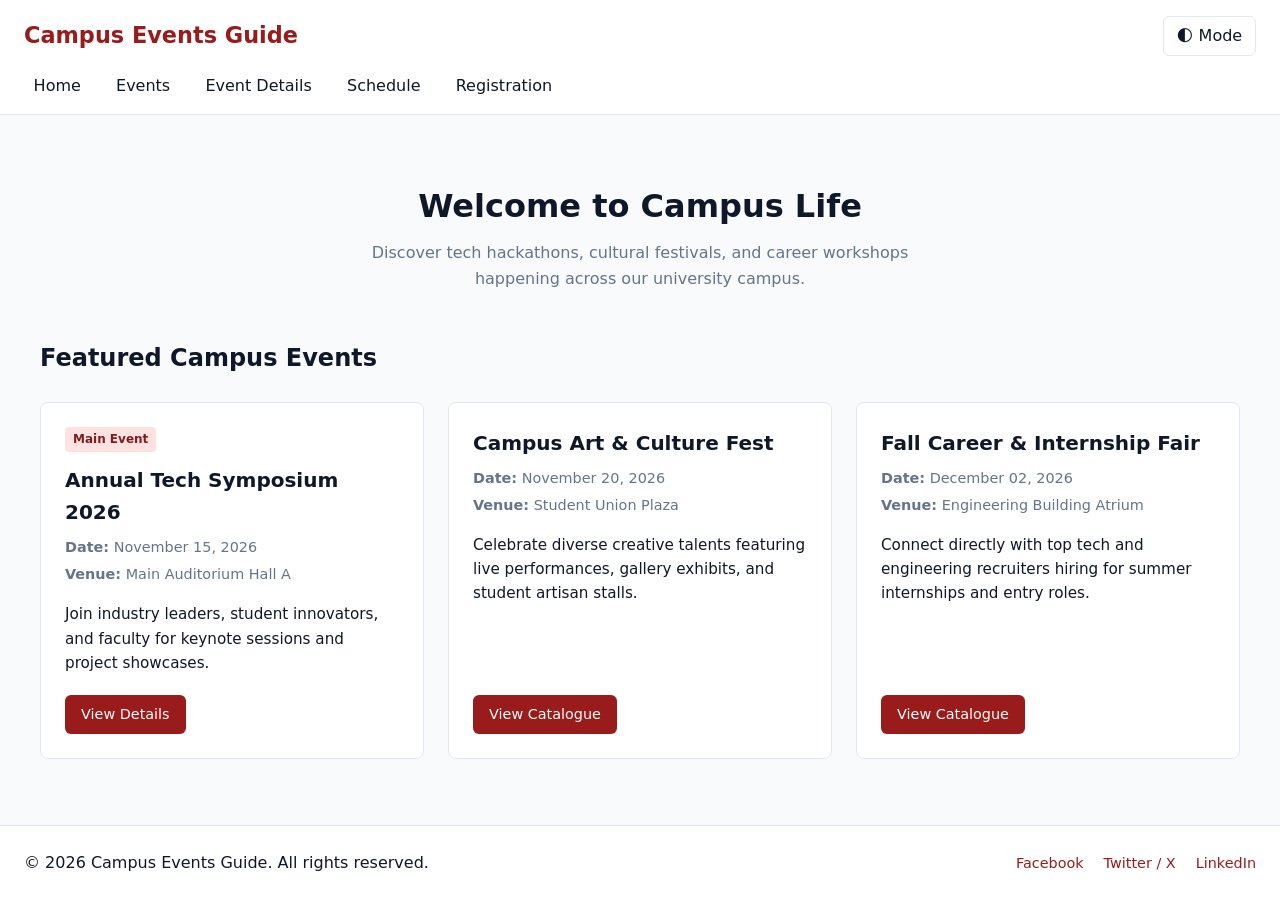
<file: index.html>
<!DOCTYPE html>
<html lang="en">
<head>
  <meta charset="UTF-8">
  <meta name="viewport" content="width=device-width, initial-scale=1.0">
  <title>Home - Campus Events Guide</title>
  <link rel="stylesheet" href="style.css">
</head>
<body>
  <!-- CSS-Only Dark Mode Toggle (placed at top of body to control siblings) -->
  <input type="checkbox" id="theme-toggle" class="theme-toggle-checkbox">

  <div class="site-wrapper">
    <header class="site-header">
      <div class="header-top">
        <h1 class="logo">Campus Events Guide</h1>
        <!-- Accessible label acting as a button for the dark mode toggle -->
        <label for="theme-toggle" class="theme-toggle-btn" title="Toggle Dark/Light Mode">
          🌓 Mode
        </label>
      </div>

      <nav class="main-nav">
        <ul>
          <li><a href="index.html" class="active">Home</a></li>
          <li><a href="events.html">Events</a></li>
          <li><a href="event-details.html">Event Details</a></li>
          <li><a href="schedule.html">Schedule</a></li>
          <li><a href="registration.html">Registration</a></li>
        </ul>
      </nav>
    </header>

    <main>
      <!-- Hero / Introduction Section -->
      <section class="hero-section">
        <h2>Welcome to Campus Life</h2>
        <p>Discover tech hackathons, cultural festivals, and career workshops happening across our university campus.</p>
      </section>

      <!-- Featured Events Section (Requires at least 3 featured events) -->
      <section class="featured-events">
        <h2>Featured Campus Events</h2>
        
        <div class="event-grid">
          <!-- Main Connected Sample Event across the whole assignment -->
          <article class="event-card featured">
            <span class="badge">Main Event</span>
            <h3>Annual Tech Symposium 2026</h3>
            <p class="event-meta"><strong>Date:</strong> November 15, 2026</p>
            <p class="event-meta"><strong>Venue:</strong> Main Auditorium Hall A</p>
            <p class="event-desc">Join industry leaders, student innovators, and faculty for keynote sessions and project showcases.</p>
            <a href="event-details.html" class="btn">View Details</a>
          </article>

          <!-- Featured Event 2 -->
          <article class="event-card">
            <h3>Campus Art & Culture Fest</h3>
            <p class="event-meta"><strong>Date:</strong> November 20, 2026</p>
            <p class="event-meta"><strong>Venue:</strong> Student Union Plaza</p>
            <p class="event-desc">Celebrate diverse creative talents featuring live performances, gallery exhibits, and student artisan stalls.</p>
            <a href="events.html" class="btn">View Catalogue</a>
          </article>

          <!-- Featured Event 3 -->
          <article class="event-card">
            <h3>Fall Career & Internship Fair</h3>
            <p class="event-meta"><strong>Date:</strong> December 02, 2026</p>
            <p class="event-meta"><strong>Venue:</strong> Engineering Building Atrium</p>
            <p class="event-desc">Connect directly with top tech and engineering recruiters hiring for summer internships and entry roles.</p>
            <a href="events.html" class="btn">View Catalogue</a>
          </article>
        </div>
      </section>
    </main>

    <footer class="site-footer">
      <p>&copy; 2026 Campus Events Guide. All rights reserved.</p>
      <ul class="social-links">
        <li><a href="https://facebook.com" target="_blank" rel="noopener">Facebook</a></li>
        <li><a href="https://x.com" target="_blank" rel="noopener">Twitter / X</a></li>
        <li><a href="https://linkedin.com" target="_blank" rel="noopener">LinkedIn</a></li>
      </ul>
    </footer>
  </div>
</body>
</html>
</file>
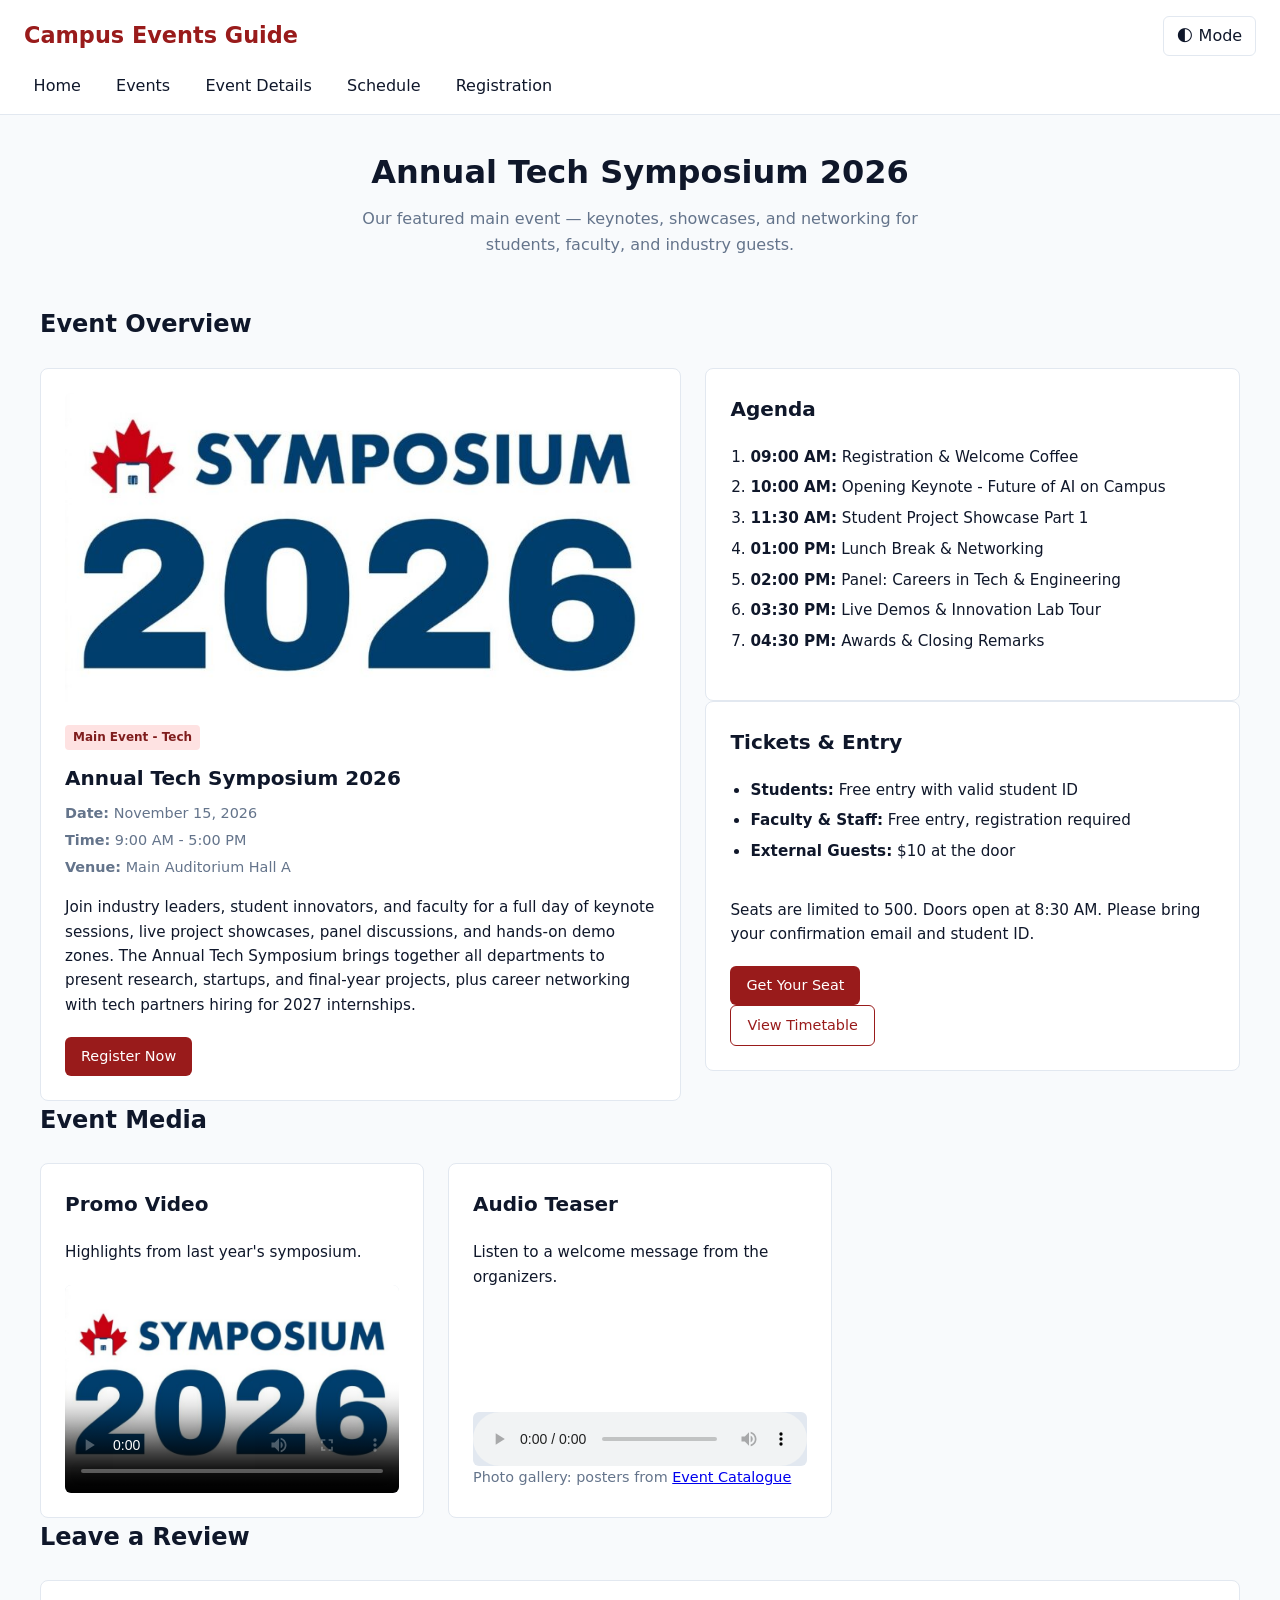
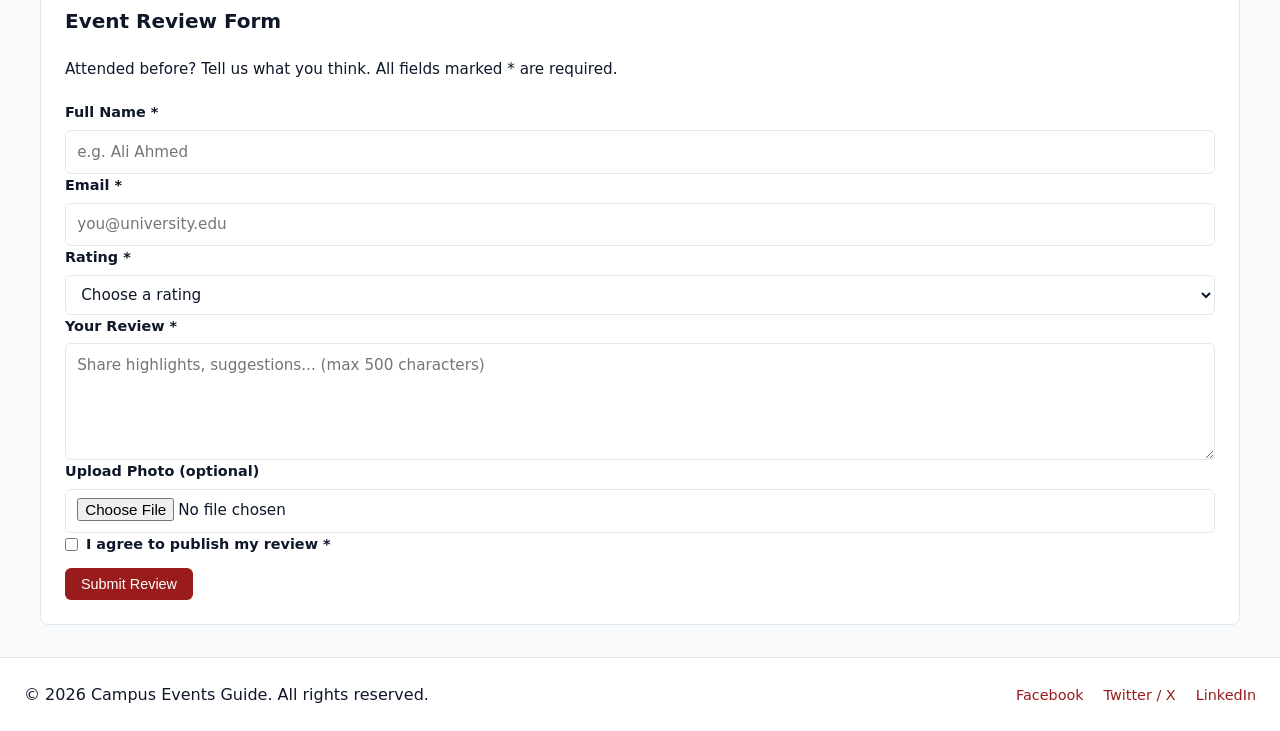
<file: event-details.html>
<!DOCTYPE html>
<html lang="en">
<head>
  <meta charset="UTF-8">
  <meta name="viewport" content="width=device-width, initial-scale=1.0">
  <title>Event Details - Campus Events Guide</title>
  <link rel="stylesheet" href="style.css">
</head>
<body>
  <input type="checkbox" id="theme-toggle" class="theme-toggle-checkbox">

  <div class="site-wrapper">
    <header class="site-header">
      <div class="header-top">
        <h1 class="logo">Campus Events Guide</h1>
        <label for="theme-toggle" class="theme-toggle-btn" title="Toggle Dark/Light Mode">
          🌓 Mode
        </label>
      </div>

      <nav class="main-nav">
        <ul>
          <li><a href="index.html">Home</a></li>
          <li><a href="events.html">Events</a></li>
          <li><a href="event-details.html" class="active">Event Details</a></li>
          <li><a href="schedule.html">Schedule</a></li>
          <li><a href="registration.html">Registration</a></li>
        </ul>
      </nav>
    </header>

    <main>
      <section class="hero-section">
        <h2>Annual Tech Symposium 2026</h2>
        <p>Our featured main event — keynotes, showcases, and networking for students, faculty, and industry guests.</p>
      </section>

      <section class="featured-events">
        <h2>Event Overview</h2>
        <div class="details-grid">
          <article class="event-card detail-main">
            <img class="detail-poster" src="assets/Annual%20Tech%20Symposium%202026.jpeg" alt="Annual Tech Symposium 2026 poster showing main auditorium stage">
            <span class="badge">Main Event - Tech</span>
            <h3>Annual Tech Symposium 2026</h3>
            <p class="event-meta"><strong>Date:</strong> November 15, 2026</p>
            <p class="event-meta"><strong>Time:</strong> 9:00 AM - 5:00 PM</p>
            <p class="event-meta"><strong>Venue:</strong> Main Auditorium Hall A</p>
            <p class="event-desc">
              Join industry leaders, student innovators, and faculty for a full day of keynote sessions,
              live project showcases, panel discussions, and hands-on demo zones. The Annual Tech Symposium
              brings together all departments to present research, startups, and final-year projects,
              plus career networking with tech partners hiring for 2027 internships.
            </p>
            <a href="registration.html" class="btn">Register Now</a>
          </article>

          <div class="detail-side">
            <article class="event-card">
              <h3>Agenda</h3>
              <ol class="agenda-list">
                <li><strong>09:00 AM:</strong> Registration &amp; Welcome Coffee</li>
                <li><strong>10:00 AM:</strong> Opening Keynote - Future of AI on Campus</li>
                <li><strong>11:30 AM:</strong> Student Project Showcase Part 1</li>
                <li><strong>01:00 PM:</strong> Lunch Break &amp; Networking</li>
                <li><strong>02:00 PM:</strong> Panel: Careers in Tech &amp; Engineering</li>
                <li><strong>03:30 PM:</strong> Live Demos &amp; Innovation Lab Tour</li>
                <li><strong>04:30 PM:</strong> Awards &amp; Closing Remarks</li>
              </ol>
            </article>

            <article class="event-card ticket-box">
              <h3>Tickets &amp; Entry</h3>
              <ul class="ticket-list">
                <li><strong>Students:</strong> Free entry with valid student ID</li>
                <li><strong>Faculty &amp; Staff:</strong> Free entry, registration required</li>
                <li><strong>External Guests:</strong> $10 at the door</li>
              </ul>
              <p class="event-desc">Seats are limited to 500. Doors open at 8:30 AM. Please bring your confirmation email and student ID.</p>
              <a href="registration.html" class="btn">Get Your Seat</a>
              <a href="schedule.html" class="btn btn-secondary">View Timetable</a>
            </article>
          </div>
        </div>
      </section>

      <section class="featured-events">
        <h2>Event Media</h2>
        <div class="event-grid">
          <article class="event-card">
            <h3>Promo Video</h3>
            <p class="event-desc">Highlights from last year's symposium.</p>
            <video class="media-player" controls poster="assets/Annual%20Tech%20Symposium%202026.jpeg">
              <source src="https://www.w3schools.com/html/mov_bbb.mp4" type="video/mp4">
              Your browser does not support the video tag.
            </video>
          </article>
          <article class="event-card">
            <h3>Audio Teaser</h3>
            <p class="event-desc">Listen to a welcome message from the organizers.</p>
            <audio class="media-player" controls>
              <source src="https://www.soundhelix.com/examples/mp3/SoundHelix-Song-1.mp3" type="audio/mpeg">
              Your browser does not support the audio element.
            </audio>
            <p class="event-meta">Photo gallery: posters from <a href="events.html">Event Catalogue</a></p>
          </article>
        </div>
      </section>

      <section class="featured-events">
        <h2>Leave a Review</h2>
        <article class="event-card form-card">
          <h3>Event Review Form</h3>
          <p class="event-desc">Attended before? Tell us what you think. All fields marked * are required.</p>
          <form action="#" method="post" enctype="multipart/form-data">
            <div class="form-group">
              <label for="review-name">Full Name *</label>
              <input type="text" id="review-name" name="review-name" required maxlength="50" placeholder="e.g. Ali Ahmed">
            </div>
            <div class="form-group">
              <label for="review-email">Email *</label>
              <input type="email" id="review-email" name="review-email" required placeholder="you@university.edu">
            </div>
            <div class="form-group">
              <label for="review-rating">Rating *</label>
              <select id="review-rating" name="review-rating" required>
                <option value="">Choose a rating</option>
                <option value="5">5 - Excellent</option>
                <option value="4">4 - Very Good</option>
                <option value="3">3 - Good</option>
                <option value="2">2 - Fair</option>
                <option value="1">1 - Poor</option>
              </select>
            </div>
            <div class="form-group">
              <label for="review-message">Your Review *</label>
              <textarea id="review-message" name="review-message" rows="4" required maxlength="500" placeholder="Share highlights, suggestions... (max 500 characters)"></textarea>
            </div>
            <div class="form-group">
              <label for="review-photo">Upload Photo (optional)</label>
              <input type="file" id="review-photo" name="review-photo" accept="image/*">
            </div>
            <div class="form-group form-check">
              <input type="checkbox" id="review-consent" name="review-consent" required>
              <label for="review-consent">I agree to publish my review *</label>
            </div>
            <button type="submit" class="btn">Submit Review</button>
          </form>
        </article>
      </section>
    </main>

    <footer class="site-footer">
      <p>&copy; 2026 Campus Events Guide. All rights reserved.</p>
      <ul class="social-links">
        <li><a href="https://facebook.com" target="_blank" rel="noopener">Facebook</a></li>
        <li><a href="https://x.com" target="_blank" rel="noopener">Twitter / X</a></li>
        <li><a href="https://linkedin.com" target="_blank" rel="noopener">LinkedIn</a></li>
      </ul>
    </footer>
  </div>
</body>
</html>
</file>
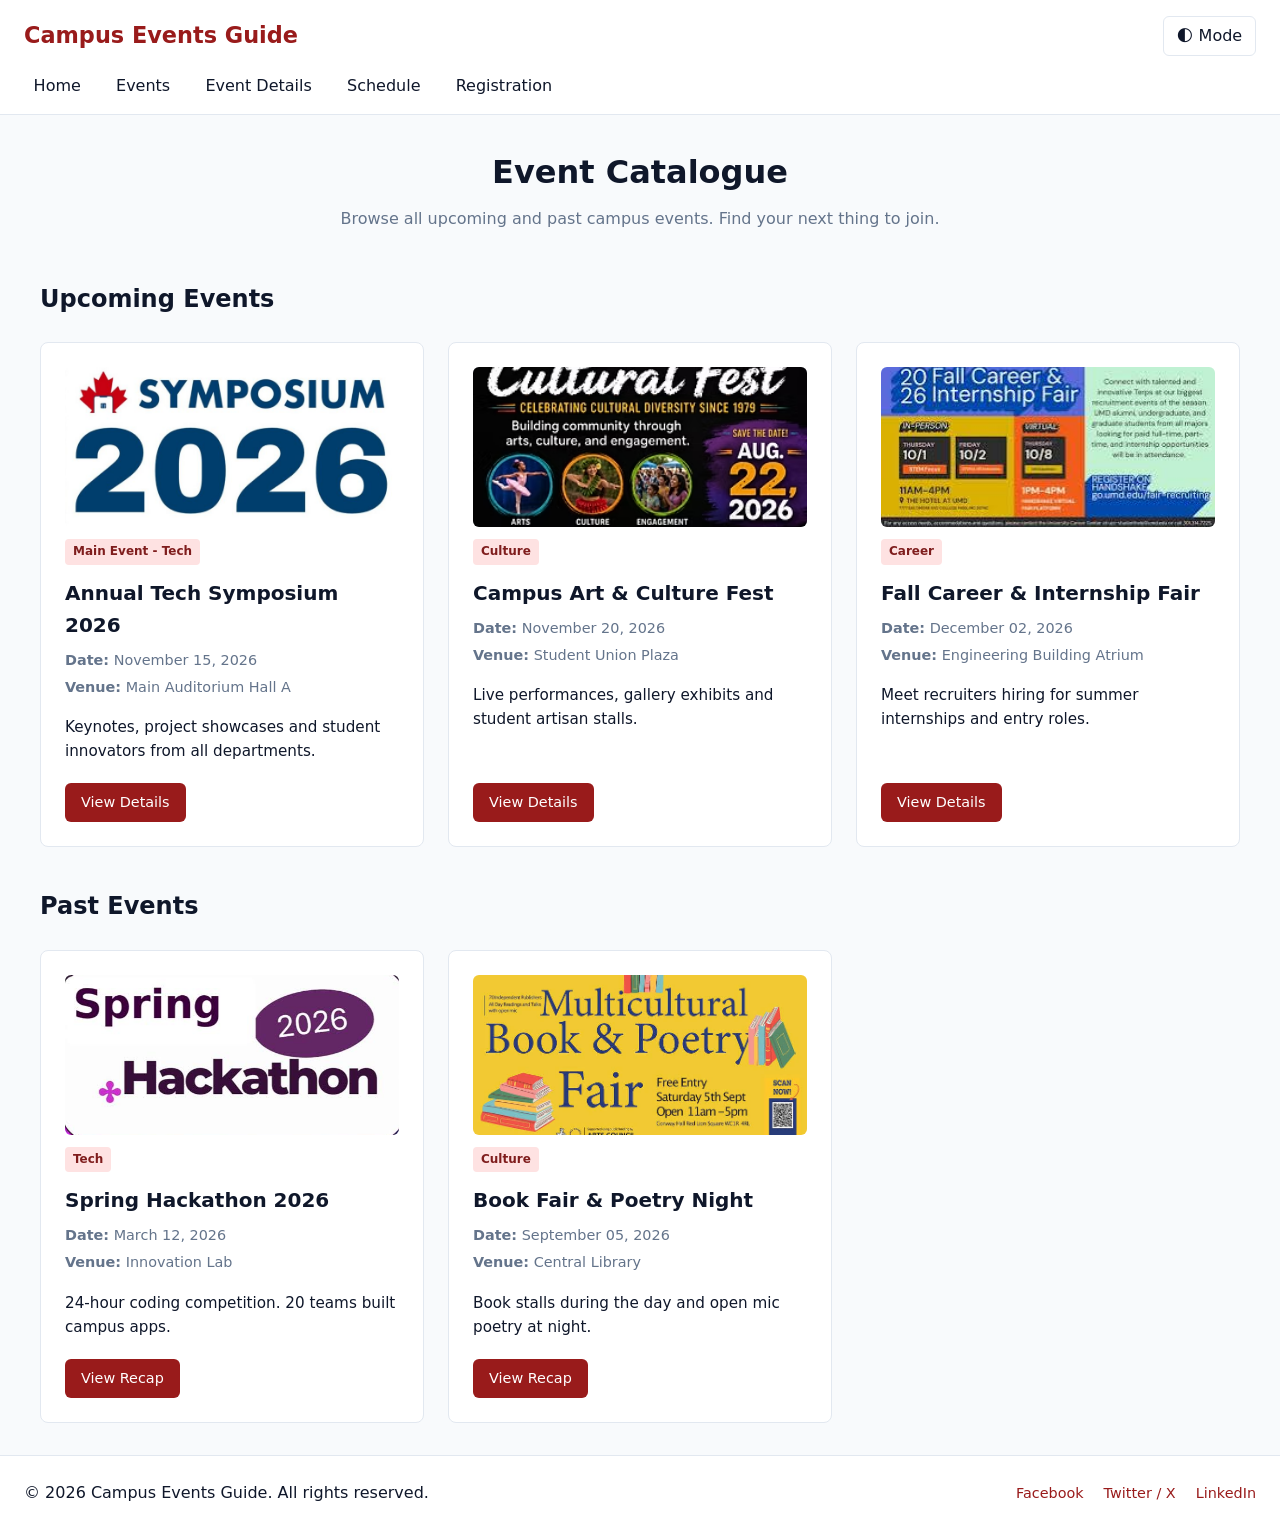
<file: events.html>
<!DOCTYPE html>
<html lang="en">
<head>
  <meta charset="UTF-8">
  <meta name="viewport" content="width=device-width, initial-scale=1.0">
  <title>Events - Campus Events Guide</title>
  <link rel="stylesheet" href="style.css">
</head>
<body>
  <input type="checkbox" id="theme-toggle" class="theme-toggle-checkbox">

  <div class="site-wrapper">
    <header class="site-header">
      <div class="header-top">
        <h1 class="logo">Campus Events Guide</h1>
        <label for="theme-toggle" class="theme-toggle-btn" title="Toggle Dark/Light Mode">
          🌓 Mode
        </label>
      </div>

      <nav class="main-nav">
        <ul>
          <li><a href="index.html">Home</a></li>
          <li><a href="events.html" class="active">Events</a></li>
          <li><a href="event-details.html">Event Details</a></li>
          <li><a href="schedule.html">Schedule</a></li>
          <li><a href="registration.html">Registration</a></li>
        </ul>
      </nav>
    </header>

    <main>
      <section class="hero-section">
        <h2>Event Catalogue</h2>
        <p>Browse all upcoming and past campus events. Find your next thing to join.</p>
      </section>

      <!-- Upcoming events -->
      <section class="featured-events">
        <h2>Upcoming Events</h2>

        <div class="event-grid">
          <!-- same featured event from home page -->
          <article class="event-card featured">
            <img class="event-poster" src="assets/Annual%20Tech%20Symposium%202026.jpeg" alt="Annual Tech Symposium poster">
            <span class="badge">Main Event - Tech</span>
            <h3>Annual Tech Symposium 2026</h3>
            <p class="event-meta"><strong>Date:</strong> November 15, 2026</p>
            <p class="event-meta"><strong>Venue:</strong> Main Auditorium Hall A</p>
            <p class="event-desc">Keynotes, project showcases and student innovators from all departments.</p>
            <a href="event-details.html" class="btn">View Details</a>
          </article>

          <article class="event-card">
            <img class="event-poster" src="assets/Campus%20Art%20%26%20Culture%20Fest.avif" alt="Art and Culture Fest poster">
            <span class="badge">Culture</span>
            <h3>Campus Art & Culture Fest</h3>
            <p class="event-meta"><strong>Date:</strong> November 20, 2026</p>
            <p class="event-meta"><strong>Venue:</strong> Student Union Plaza</p>
            <p class="event-desc">Live performances, gallery exhibits and student artisan stalls.</p>
            <a href="event-details.html" class="btn">View Details</a>
          </article>

          <article class="event-card">
            <img class="event-poster" src="assets/Fall%20Career%20%26%20Internship%20Fairjpg.jpg" alt="Career fair poster">
            <span class="badge">Career</span>
            <h3>Fall Career & Internship Fair</h3>
            <p class="event-meta"><strong>Date:</strong> December 02, 2026</p>
            <p class="event-meta"><strong>Venue:</strong> Engineering Building Atrium</p>
            <p class="event-desc">Meet recruiters hiring for summer internships and entry roles.</p>
            <a href="event-details.html" class="btn">View Details</a>
          </article>
        </div>
      </section>

      <!-- Past events -->
      <section class="featured-events past-events">
        <h2>Past Events</h2>

        <div class="event-grid">
          <article class="event-card past">
            <img class="event-poster" src="assets/Spring%20Hackathon%202026.jpg" alt="Spring hackathon poster">
            <span class="badge">Tech</span>
            <h3>Spring Hackathon 2026</h3>
            <p class="event-meta"><strong>Date:</strong> March 12, 2026</p>
            <p class="event-meta"><strong>Venue:</strong> Innovation Lab</p>
            <p class="event-desc">24-hour coding competition. 20 teams built campus apps.</p>
            <a href="event-details.html" class="btn">View Recap</a>
          </article>

          <article class="event-card past">
            <img class="event-poster" src="assets/Book%20Fair%20%26%20Poetry%20Nightjpg.jpg" alt="Book fair poster">
            <span class="badge">Culture</span>
            <h3>Book Fair & Poetry Night</h3>
            <p class="event-meta"><strong>Date:</strong> September 05, 2026</p>
            <p class="event-meta"><strong>Venue:</strong> Central Library</p>
            <p class="event-desc">Book stalls during the day and open mic poetry at night.</p>
            <a href="event-details.html" class="btn">View Recap</a>
          </article>
        </div>
      </section>
    </main>

    <footer class="site-footer">
      <p>&copy; 2026 Campus Events Guide. All rights reserved.</p>
      <ul class="social-links">
        <li><a href="https://facebook.com" target="_blank" rel="noopener">Facebook</a></li>
        <li><a href="https://x.com" target="_blank" rel="noopener">Twitter / X</a></li>
        <li><a href="https://linkedin.com" target="_blank" rel="noopener">LinkedIn</a></li>
      </ul>
    </footer>
  </div>
</body>
</html>
</file>
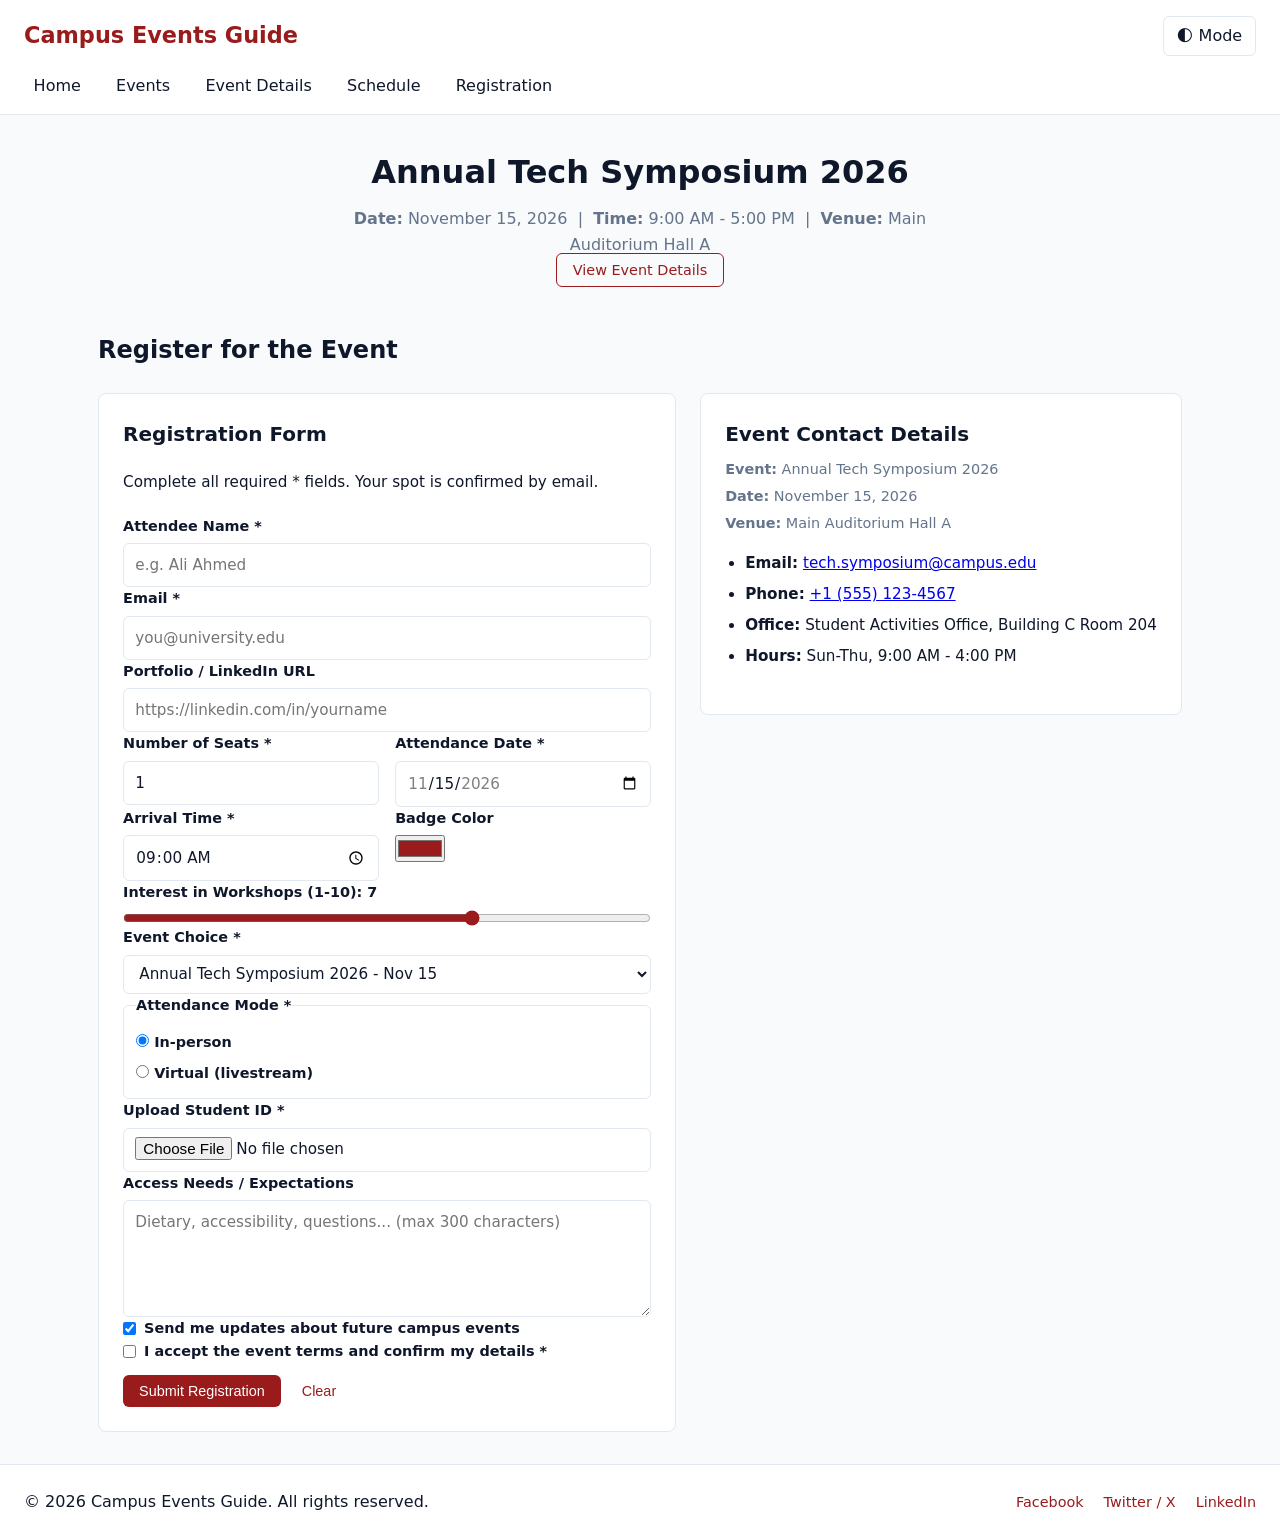
<file: registration.html>
<!DOCTYPE html>
<html lang="en">
<head>
  <meta charset="UTF-8">
  <meta name="viewport" content="width=device-width, initial-scale=1.0">
  <title>Registration - Campus Events Guide</title>
  <link rel="stylesheet" href="style.css">
</head>
<body>
  <input type="checkbox" id="theme-toggle" class="theme-toggle-checkbox">

  <div class="site-wrapper">
    <header class="site-header">
      <div class="header-top">
        <h1 class="logo">Campus Events Guide</h1>
        <label for="theme-toggle" class="theme-toggle-btn" title="Toggle Dark/Light Mode">
          🌓 Mode
        </label>
      </div>

      <nav class="main-nav">
        <ul>
          <li><a href="index.html">Home</a></li>
          <li><a href="events.html">Events</a></li>
          <li><a href="event-details.html">Event Details</a></li>
          <li><a href="schedule.html">Schedule</a></li>
          <li><a href="registration.html" class="active">Registration</a></li>
        </ul>
      </nav>
    </header>

    <main>
      <section class="hero-section">
        <h2>Annual Tech Symposium 2026</h2>
        <p><strong>Date:</strong> November 15, 2026 &nbsp;|&nbsp; <strong>Time:</strong> 9:00 AM - 5:00 PM &nbsp;|&nbsp; <strong>Venue:</strong> Main Auditorium Hall A</p>
        <p><a href="event-details.html" class="btn btn-secondary">View Event Details</a></p>
      </section>

      <section class="featured-events">
        <h2>Register for the Event</h2>
        <div class="details-grid">
          <article class="event-card form-card">
            <h3>Registration Form</h3>
            <p class="event-desc">Complete all required * fields. Your spot is confirmed by email.</p>
            <form action="#" method="post" enctype="multipart/form-data">
              <!-- text -->
              <div class="form-group">
                <label for="attendee-name">Attendee Name *</label>
                <input type="text" id="attendee-name" name="attendee-name" required maxlength="50" pattern="[A-Za-z ]{3,50}" title="3-50 letters and spaces only" placeholder="e.g. Ali Ahmed">
              </div>

              <!-- email -->
              <div class="form-group">
                <label for="attendee-email">Email *</label>
                <input type="email" id="attendee-email" name="attendee-email" required maxlength="80" placeholder="you@university.edu">
              </div>

              <!-- url -->
              <div class="form-group">
                <label for="portfolio-url">Portfolio / LinkedIn URL</label>
                <input type="url" id="portfolio-url" name="portfolio-url" placeholder="https://linkedin.com/in/yourname">
              </div>

              <div class="form-row">
                <!-- number -->
                <div class="form-group">
                  <label for="tickets">Number of Seats *</label>
                  <input type="number" id="tickets" name="tickets" required min="1" max="5" value="1">
                </div>
                <!-- date -->
                <div class="form-group">
                  <label for="attendance-date">Attendance Date *</label>
                  <input type="date" id="attendance-date" name="attendance-date" required value="2026-11-15" min="2026-11-15" max="2026-11-15">
                </div>
              </div>

              <div class="form-row">
                <!-- time -->
                <div class="form-group">
                  <label for="arrival-time">Arrival Time *</label>
                  <input type="time" id="arrival-time" name="arrival-time" required value="09:00" min="08:30" max="16:00">
                </div>
                <!-- color -->
                <div class="form-group">
                  <label for="badge-color">Badge Color</label>
                  <input type="color" id="badge-color" name="badge-color" value="#991b1b">
                </div>
              </div>

              <!-- range -->
              <div class="form-group">
                <label for="interest">Interest in Workshops (1-10): <output id="interest-val">7</output></label>
                <input type="range" id="interest" name="interest" min="1" max="10" value="7">
              </div>

              <!-- select -->
              <div class="form-group">
                <label for="event-choice">Event Choice *</label>
                <select id="event-choice" name="event-choice" required>
                  <option value="">Select an event</option>
                  <option value="symposium" selected>Annual Tech Symposium 2026 - Nov 15</option>
                  <option value="art-fest">Campus Art &amp; Culture Fest - Nov 20</option>
                  <option value="career-fair">Fall Career &amp; Internship Fair - Dec 02</option>
                </select>
              </div>

              <!-- radio -->
              <fieldset class="form-group">
                <legend>Attendance Mode *</legend>
                <div class="form-check">
                  <input type="radio" id="mode-inperson" name="mode" value="in-person" required checked>
                  <label for="mode-inperson">In-person</label>
                </div>
                <div class="form-check">
                  <input type="radio" id="mode-virtual" name="mode" value="virtual">
                  <label for="mode-virtual">Virtual (livestream)</label>
                </div>
              </fieldset>

              <!-- file -->
              <div class="form-group">
                <label for="student-id">Upload Student ID *</label>
                <input type="file" id="student-id" name="student-id" required accept=".pdf,.jpg,.jpeg,.png">
              </div>

              <!-- textarea -->
              <div class="form-group">
                <label for="access-needs">Access Needs / Expectations</label>
                <textarea id="access-needs" name="access-needs" rows="4" maxlength="300" placeholder="Dietary, accessibility, questions... (max 300 characters)"></textarea>
              </div>

              <!-- checkbox -->
              <div class="form-group form-check">
                <input type="checkbox" id="newsletter" name="newsletter" checked>
                <label for="newsletter">Send me updates about future campus events</label>
              </div>
              <div class="form-group form-check">
                <input type="checkbox" id="terms" name="terms" required>
                <label for="terms">I accept the event terms and confirm my details *</label>
              </div>

              <button type="submit" class="btn">Submit Registration</button>
              <button type="reset" class="btn btn-secondary">Clear</button>
            </form>
          </article>

          <aside class="detail-side">
            <article class="event-card">
              <h3>Event Contact Details</h3>
              <p class="event-meta"><strong>Event:</strong> Annual Tech Symposium 2026</p>
              <p class="event-meta"><strong>Date:</strong> November 15, 2026</p>
              <p class="event-meta"><strong>Venue:</strong> Main Auditorium Hall A</p>
              <ul class="ticket-list">
                <li><strong>Email:</strong> <a href="mailto:tech.symposium@campus.edu">tech.symposium@campus.edu</a></li>
                <li><strong>Phone:</strong> <a href="tel:+15551234567">+1 (555) 123-4567</a></li>
                <li><strong>Office:</strong> Student Activities Office, Building C Room 204</li>
                <li><strong>Hours:</strong> Sun-Thu, 9:00 AM - 4:00 PM</li>
              </ul>
            </article>
          </aside>
        </div>
      </section>
    </main>

    <footer class="site-footer">
      <p>&copy; 2026 Campus Events Guide. All rights reserved.</p>
      <ul class="social-links">
        <li><a href="https://facebook.com" target="_blank" rel="noopener">Facebook</a></li>
        <li><a href="https://x.com" target="_blank" rel="noopener">Twitter / X</a></li>
        <li><a href="https://linkedin.com" target="_blank" rel="noopener">LinkedIn</a></li>
      </ul>
    </footer>
  </div>
</body>
</html>
</file>
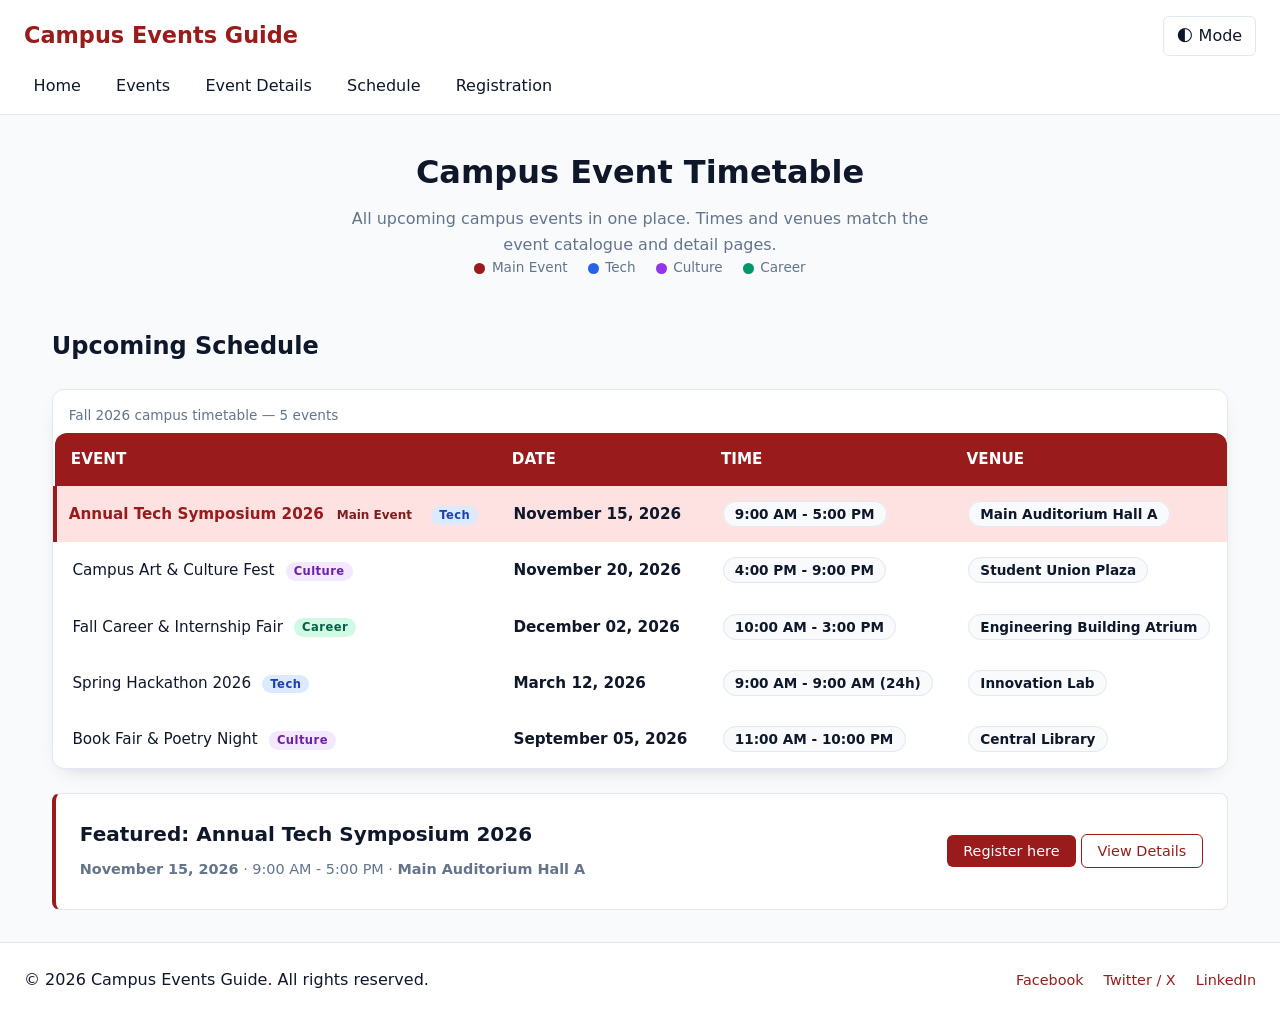
<file: schedule.html>
<!DOCTYPE html>
<html lang="en">
<head>
  <meta charset="UTF-8">
  <meta name="viewport" content="width=device-width, initial-scale=1.0">
  <title>Schedule - Campus Events Guide</title>
  <link rel="stylesheet" href="style.css">
</head>
<body>
  <input type="checkbox" id="theme-toggle" class="theme-toggle-checkbox">

  <div class="site-wrapper">
    <header class="site-header">
      <div class="header-top">
        <h1 class="logo">Campus Events Guide</h1>
        <label for="theme-toggle" class="theme-toggle-btn" title="Toggle Dark/Light Mode">
          🌓 Mode
        </label>
      </div>

      <nav class="main-nav">
        <ul>
          <li><a href="index.html">Home</a></li>
          <li><a href="events.html">Events</a></li>
          <li><a href="event-details.html">Event Details</a></li>
          <li><a href="schedule.html" class="active">Schedule</a></li>
          <li><a href="registration.html">Registration</a></li>
        </ul>
      </nav>
    </header>

    <main>
      <section class="hero-section schedule-hero">
        <h2>Campus Event Timetable</h2>
        <p>All upcoming campus events in one place. Times and venues match the event catalogue and detail pages.</p>
        <ul class="schedule-legend">
          <li><span class="dot dot-main"></span> Main Event</li>
          <li><span class="dot dot-tech"></span> Tech</li>
          <li><span class="dot dot-culture"></span> Culture</li>
          <li><span class="dot dot-career"></span> Career</li>
        </ul>
      </section>

      <section class="featured-events schedule-section">
        <h2>Upcoming Schedule</h2>
        <div class="table-wrapper">
          <table class="schedule-table">
            <caption>Fall 2026 campus timetable — 5 events</caption>
            <thead>
              <tr>
                <th scope="col">Event</th>
                <th scope="col">Date</th>
                <th scope="col">Time</th>
                <th scope="col">Venue</th>
              </tr>
            </thead>
            <tbody>
              <tr class="highlight-row">
                <td data-label="Event">
                  <a href="event-details.html">Annual Tech Symposium 2026</a>
                  <span class="badge">Main Event</span>
                  <span class="cat-badge cat-tech">Tech</span>
                </td>
                <td data-label="Date"><span class="date-text">November 15, 2026</span></td>
                <td data-label="Time"><span class="time-pill">9:00 AM - 5:00 PM</span></td>
                <td data-label="Venue"><span class="venue-pill">Main Auditorium Hall A</span></td>
              </tr>
              <tr>
                <td data-label="Event">
                  Campus Art &amp; Culture Fest
                  <span class="cat-badge cat-culture">Culture</span>
                </td>
                <td data-label="Date"><span class="date-text">November 20, 2026</span></td>
                <td data-label="Time"><span class="time-pill">4:00 PM - 9:00 PM</span></td>
                <td data-label="Venue"><span class="venue-pill">Student Union Plaza</span></td>
              </tr>
              <tr>
                <td data-label="Event">
                  Fall Career &amp; Internship Fair
                  <span class="cat-badge cat-career">Career</span>
                </td>
                <td data-label="Date"><span class="date-text">December 02, 2026</span></td>
                <td data-label="Time"><span class="time-pill">10:00 AM - 3:00 PM</span></td>
                <td data-label="Venue"><span class="venue-pill">Engineering Building Atrium</span></td>
              </tr>
              <tr>
                <td data-label="Event">
                  Spring Hackathon 2026
                  <span class="cat-badge cat-tech">Tech</span>
                </td>
                <td data-label="Date"><span class="date-text">March 12, 2026</span></td>
                <td data-label="Time"><span class="time-pill">9:00 AM - 9:00 AM (24h)</span></td>
                <td data-label="Venue"><span class="venue-pill">Innovation Lab</span></td>
              </tr>
              <tr>
                <td data-label="Event">
                  Book Fair &amp; Poetry Night
                  <span class="cat-badge cat-culture">Culture</span>
                </td>
                <td data-label="Date"><span class="date-text">September 05, 2026</span></td>
                <td data-label="Time"><span class="time-pill">11:00 AM - 10:00 PM</span></td>
                <td data-label="Venue"><span class="venue-pill">Central Library</span></td>
              </tr>
            </tbody>
          </table>
        </div>

        <article class="event-card schedule-note-card">
          <div>
            <h3>Featured: Annual Tech Symposium 2026</h3>
            <p class="event-meta"><strong>November 15, 2026</strong> · 9:00 AM - 5:00 PM · <strong>Main Auditorium Hall A</strong></p>
          </div>
          <div class="schedule-note-actions">
            <a href="registration.html" class="btn">Register here</a>
            <a href="event-details.html" class="btn btn-secondary">View Details</a>
          </div>
        </article>
      </section>
    </main>

    <footer class="site-footer">
      <p>&copy; 2026 Campus Events Guide. All rights reserved.</p>
      <ul class="social-links">
        <li><a href="https://facebook.com" target="_blank" rel="noopener">Facebook</a></li>
        <li><a href="https://x.com" target="_blank" rel="noopener">Twitter / X</a></li>
        <li><a href="https://linkedin.com" target="_blank" rel="noopener">LinkedIn</a></li>
      </ul>
    </footer>
  </div>
</body>
</html>
</file>
<file: style.css>
/* 1. CSS Variables (Theming & Color Palette)*/
:root {
  --bg-color: #f8fafc;
  --surface-color: #ffffff;
  --text-main: #0f172a;
  --text-muted: #64748b;   /*like date and venu in the card*/
  --primary: #991b1b;
  --primary-hover: #b91c1c;
  --border-color: #e2e8f0;
  --accent-badge: #fee2e2;   /* like the badge(main event) in the card*/
  --accent-badge-text: #7f1d1d;
}

/* 3l4an man5le4 el margin kbeer awii */
* {
  margin: 0;
  padding: 0;
}

body {
  font-family: system-ui;
  line-height: 1.6;
  background-color: var(--bg-color);
  color: var(--text-main);
}

/* 2. Pure CSS Dark Mode Implementation*/
.theme-toggle-checkbox {      /*without it the checkbox will be visible on the page mn foo2*/
  position: absolute;
  opacity: 0;
}

/* Dark Mode */
.theme-toggle-checkbox:checked ~ .site-wrapper {
  --bg-color: #1c1111;
  --surface-color: #2a1515;  /* like the card background color */
  --text-main: #f8fafc;
  --text-muted: #c9b8b8;
  --primary: #ef4444;
  --primary-hover: #f87171; 
  --border-color: #4a2a2a;
  --accent-badge: #683030;   /* like the badge(main event) in the card*/
  --accent-badge-text: #fecaca;
}

.site-wrapper {    /* wrapper for the entire site content to apply dark mode styles */
  background-color: var(--bg-color);
  color: var(--text-main);
  min-height: 100vh;
  display: flex;
  flex-direction: column;
}

/* 3. Header & Navigation (Flexbox Layout)*/
.site-header {
  background-color: var(--surface-color);
  border-bottom: 1px solid var(--border-color);
  padding: 1rem 1.5rem;  /* padding top and bottom 1rem, left and right 1.5rem to create a nice margin around header */
}

.header-top {
  display: flex; /*to make the logo and nav items in one line*/
  justify-content: space-between; /*puts first item at start, last item at end, and distributes remaining space evenly between items.*/
  align-items: center;
  flex-wrap: wrap; /*allow the logo and toggle to drop to a new line on very narrow screens*/
  gap: 0.5rem;
  margin-bottom: 1rem;
}

.logo {
  font-size: 1.4rem;
  font-weight: 700;
  color: var(--primary);
}
/*3l4n butthon el dark mode*/
.theme-toggle-btn {            
  cursor: pointer;
  padding: 0.4rem 0.8rem;
  border: 1px solid var(--border-color);
  border-radius: 6px;
}

.theme-toggle-btn:hover {
  background-color: var(--border-color);
}

.main-nav ul {
  display: flex; /*to be in one line*/
  flex-wrap: wrap; /*wrap nav links instead of overflowing horizontally at 375px*/
  gap: 1rem;
  list-style: none;  /*tp remove the defult bullet points =*/
}

.main-nav a {  /*Home Events Event Details ... etc*/
  text-decoration: none;
  color: var(--text-main);
  font-weight: 500;
  padding: 0.3rem 0.6rem;
  border-radius: 4px;
}

.main-nav a:hover {
  color: var(--primary);
  background-color: var(--accent-badge);
}

/* 4. Main Content & Grid Layout*/
main {
  max-width: 1200px;
  margin: auto;
  padding: 2rem 1.5rem; /*centers a block element horizontally*/
}

.hero-section {   /*Welcome to Campus Life statment and therir details */
  text-align: center;
  margin-bottom: 3rem;
}

.hero-section h2 {
  font-size: 2rem;
  margin-bottom: 0.5rem;
}

.hero-section p {
  color: var(--text-muted);
  max-width: 600px;
  margin: 0 auto;
}

.featured-events h2 {
  font-size: 1.5rem;
  margin-bottom: 1.5rem;
}

/* Event Grid Layout */
.event-grid {
  display: grid;
  grid-template-columns: 1fr;
  gap: 1.5rem;
}

.event-card {
  background-color: var(--surface-color);
  border: 1px solid var(--border-color);
  border-radius: 8px;
  padding: 1.5rem;
  display: flex;
  flex-direction: column;
  transition: transform 0.2s ease, box-shadow 0.2s ease;
}

.event-card:hover {
  transform: translateY(-4px);
  box-shadow: 0 10px 15px -3px rgba(0, 0, 0, 0.1);
}

.badge {     /* like the badge(main event) in the card*/
  align-self: flex-start; /*to make the badge align to the left of the card. works only when the parent has display: flex;*/
  background-color: var(--accent-badge);
  color: var(--accent-badge-text);
  font-size: 0.75rem;
  font-weight: 600;
  padding: 0.2rem 0.5rem;
  border-radius: 4px;
  margin-bottom: 0.75rem;
}

.event-card h3 {
  font-size: 1.25rem;
  margin-bottom: 0.5rem;
}

/*Events padge/*

/* catalogue posters */
.event-poster {
  width: 100%;
  height: 160px;
  object-fit: cover;
  border-radius: 6px;
  margin-bottom: 0.75rem;
  background-color: var(--border-color);
}

.past-events {
  margin-top: 2.5rem;
}


.event-meta {    /*details of the event like date */
  font-size: 0.9rem;
  color: var(--text-muted);
  margin-bottom: 0.25rem;
}

.event-desc {   /*event descreption i t he card*/
  margin: 0.75rem 0 1.25rem;
  font-size: 0.95rem;
  flex: 1;
}

.btn {
  align-self: flex-start;
  text-decoration: none;
  background-color: var(--primary);
  color: #ffffff;
  padding: 0.5rem 1rem;
  border-radius: 6px;
  font-weight: 500;
  font-size: 0.9rem;
  transition: background-color 0.2s ease;
        
}

.btn:hover {
  background-color: var(--primary-hover);
  transform: translateY(-1px);
}

/* View Schedule button in events details page */
.btn-secondary {
  background-color: transparent;
  color: var(--primary);
  border: 1px solid var(--primary);
}
.btn-secondary:focus {
  outline: none;
  box-shadow: 0 0 0 3px var(--accent-badge);
}
.btn-secondary:hover {
  background-color: var(--accent-badge);
  color: var(--accent-badge-text);
  transform: translateY(-1px);
}
/*5. Event Details, Schedule Table & Forms (same card system) */
.details-grid {
  display: grid;
  /* turns an element into a grid containervs display:flex (1D - row or column), grid is 2D - row and column at same time.*/
  gap: 1.5rem;
}

.detail-poster {
  width: 100%;
  height: 260px;
  object-fit: cover;
  border-radius: 6px;
  margin-bottom: 0.75rem;
  background-color: var(--border-color);
}
/*///////////////////////////////////////*/
.agenda-list,
.ticket-list {
  margin: 0.75rem 0 1rem 1.25rem;
  font-size: 0.95rem;
}

.agenda-list li,
.ticket-list li {
  margin-bottom: 0.4rem;
}

.media-player {
  width: 100%;
  max-width: 100%;
  border-radius: 6px;
  background-color: var(--border-color);
}

.schedule-legend {
  display: flex;
  flex-wrap: wrap; /*keep legend items from overflowing on small screens*/
  justify-content: center;
  gap: 0.75rem 1.25rem;
  font-size: 0.85rem;
  color: var(--text-muted);
}

.schedule-legend li {
  display: flex;
  align-items: center;
  gap: 0.4rem;
}

.dot {
  width: 0.7rem;
  height: 0.7rem;
  border-radius: 50%;
}
.dot-main { background-color: var(--primary); }
.dot-tech { background-color: #2563eb; }
.dot-culture { background-color: #9333ea; }
.dot-career { background-color: #059669; }

/* ---- Enhanced timetable ---- */
.table-wrapper {
  background-color: var(--surface-color);
  border: 1px solid var(--border-color);
  border-radius: 12px;
  box-shadow: 0 8px 20px -12px rgba(0, 0, 0, 0.25);
  overflow-x: auto; /*let the timetable scroll inside its wrapper instead of the page*/
}

.schedule-table {
  width: 100%;
  border-collapse: collapse;   /* removes the space between table cells */
  font-size: 0.95rem;
}

.schedule-table caption {
  text-align: left;
  font-size: 0.85rem;
  color: var(--text-muted);
  padding: 0.9rem 1rem 0.4rem;
}

/* Complex selector: header row styling */
.schedule-table thead tr th {     /*headr row of the table*/
  background-color: var(--primary);
    color: #ffffff;
    text-transform: uppercase;
  text-align: left;
  padding: 0.9rem 1rem;
}

.schedule-table thead tr th:first-child {
  border-top-left-radius: 12px;
}

.schedule-table thead tr th:last-child {
  border-top-right-radius: 12px;
  }
/* Complex selector: row hover highlights every cell */
.schedule-table tbody tr:hover td {
  background-color: var(--accent-badge);
}
  

.schedule-table a {
  color: var(--primary);
  font-weight: 700;
  text-decoration: none;
  transition: opacity 0.2s ease;
}

.schedule-table a:hover {             /*3l4an lma ados 3la awel link fe el table yeb2a fe hover 3la el link/*/
  text-decoration: underline;
  opacity: 0.85;
}

/* Featured row */
.highlight-row {
  background-color: var(--accent-badge);
  border-left: 4px solid var(--primary);
}

.highlight-row td:first-child {
  padding-left: calc(1rem - 4px);
}

/* Pills and badges inside table */
.time-pill,
.venue-pill {
  padding: 0.25rem 0.7rem;
  border-radius: 999px;
  font-size: 0.85rem;
  font-weight: 600;
  border: 1px solid var(--border-color);
  background-color: var(--bg-color);
  transition: background-color 0.2s ease, border-color 0.2s ease;
}

.schedule-table tbody tr:hover .time-pill,
.schedule-table tbody tr:hover .venue-pill {
  background-color: var(--surface-color);
  border-color: var(--primary);
}

.date-text {
  font-weight: 600;
  white-space: nowrap;
}

.cat-badge {
  font-size: 0.72rem;
  font-weight: 700;
  letter-spacing: 0.04em;
  padding: 0.15rem 0.5rem;
  border-radius: 999px;
  margin-left: 0.4rem;
}

.cat-tech { background-color: #dbeafe; color: #1e40af; }
.cat-culture { background-color: #f3e8ff; color: #6b21a8; }
.cat-career { background-color: #d1fae5; color: #065f46; }

/* Schedule note card below table */
.schedule-note-card {
  margin-top: 1.5rem;
  border-left: 4px solid var(--primary);
  display: flex;
    flex-direction: row;
  align-items: center;
  justify-content: space-between;
  gap: 1rem;
}

.form-row {
  display: grid;
  grid-template-columns: 1fr;
  gap: 1rem;
}

.form-group {
  display: flex;
  flex-direction: column;
  gap: 0.35rem;
}

.form-group label,
.form-group legend {
  font-weight: 600;
  font-size: 0.9rem;
}

fieldset.form-group {
  border: 1px solid var(--border-color);
  border-radius: 6px;
  padding: 0.75rem;
}

.form-group input:not([type="checkbox"]):not([type="radio"]):not([type="range"]):not([type="color"]), /* all input types except checkbox, radio, range, and color */
.form-group select,
.form-group textarea {

  padding: 0.55rem 0.7rem;
  border: 1px solid var(--border-color);
  border-radius: 6px;
  background-color: var(--surface-color);
  color: var(--text-main);
  font: inherit; /* inherit font properties from parent */
  font-size: 0.95rem;
  transition: border-color 0.2s ease, box-shadow 0.2s ease;
}

.form-group input:focus,    /*3l4an lma ados 3la el input yeb2a fe hover 3la el input/*/
.form-group select:focus,
.form-group textarea:focus {
  outline: none;
  border-color: var(--primary);
  box-shadow: 0 0 0 3px var(--accent-badge);
}



.form-group input[type="range"] {
  width: 100%;
  accent-color: var(--primary);
}

.form-check {
  flex-direction: row;
  align-items: center;
  gap: 0.5rem;
}



.form-card button {
  border: none;
  cursor: pointer;
  margin-top: 0.75rem;

}

/* ==========================================================================
    6. Footer Layout (Flexbox)
   ========================================================================== */
.site-footer {
  background-color: var(--surface-color);
  border-top: 1px solid var(--border-color);
  padding: 1.5rem;
  display: flex;
  flex-direction: column;
  align-items: center;
  gap: 1rem;
  text-align: center;
}

.social-links {
  display: flex;
  list-style: none;
  gap: 1.25rem;
}

.social-links a {
  color: var(--primary);
  text-decoration: none;
  font-size: 0.9rem;
  transition: opacity 0.2s ease;
}

.social-links a:hover {
  text-decoration: underline;
  opacity: 0.8;
}

/* ==========================================================================
   6. Responsive Breakpoints
   ========================================================================== */
/* Tablet (around 768px) */
@media (min-width: 768px) {
  .event-grid {
    grid-template-columns: repeat(2, 1fr);
  }

  .form-row {
    grid-template-columns: 1fr 1fr;
  }

  .schedule-table td {
    padding: 1rem 1.1rem;
  }

  .site-footer {
    flex-direction: row;
    justify-content: space-between;
  }
}

/* Desktop (around 1024px to 1280px) */
@media (min-width: 1024px) {
  .event-grid {
    grid-template-columns: repeat(3, 1fr);
  }

  /* Details page: main info + side agenda/tickets */
  .details-grid {
    grid-template-columns: 1.2fr 1fr;
  }

  .detail-poster {
    height: 320px;
  }
}

/* Mobile: turn timetable into stacked cards, no horizontal scroll */
@media (max-width: 640px) {
  .schedule-table thead {
    position: absolute;
    left: -9999px;
    top: -9999px;
  }

  .schedule-table,
  .schedule-table tbody,
  .schedule-table tr,
  .schedule-table td {
    display: block;
    width: 100%;
  }

  .schedule-table tbody tr {
    border: 1px solid var(--border-color);
    border-radius: 10px;
    margin: 0.75rem;
    padding: 0.25rem 0;
    background-color: var(--surface-color);
  }

  .schedule-table tbody tr:nth-child(even) {
    background-color: var(--surface-color);
  }

  .schedule-table td {
    border: none;
    padding: 0.5rem 1rem;
  }

  /* Complex selector: label each cell with its column heading */
  .schedule-table td::before {
    content: attr(data-label);
    display: block;
    font-size: 0.72rem;
    font-weight: 700;
    text-transform: uppercase;
    letter-spacing: 0.06em;
    color: var(--text-muted);
    margin-bottom: 0.15rem;
  }

  .schedule-table tbody tr:hover td:first-child {
    border-left: none;
    padding-left: 1rem;
  }

  .highlight-row {
    border-left: 1px solid var(--border-color);
    border-top: 4px solid var(--primary);
  }

  .highlight-row td:first-child {
    padding-left: 1rem;
  }

  .time-pill,
  .venue-pill,
  .date-text {
    white-space: normal;
  }

  .schedule-note-card {
    flex-direction: column;
    align-items: flex-start;
  }
}
</file>
